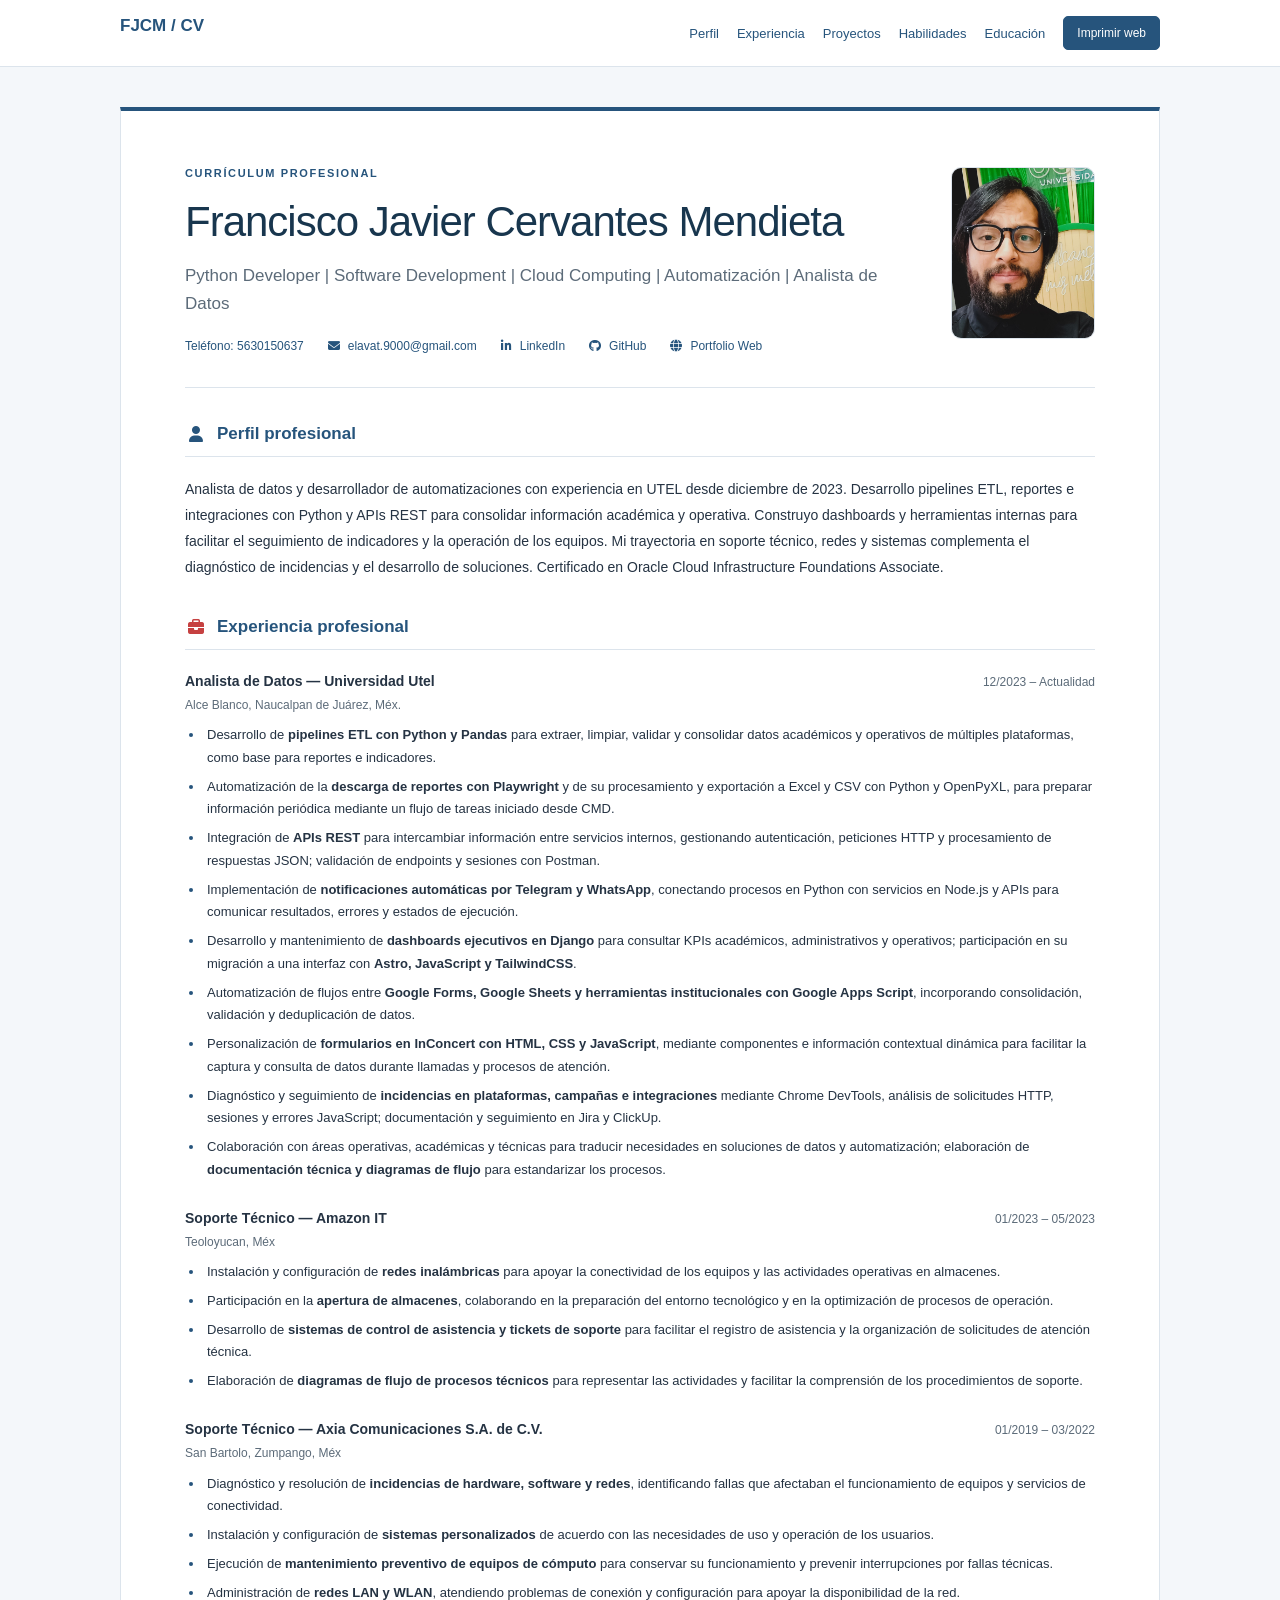
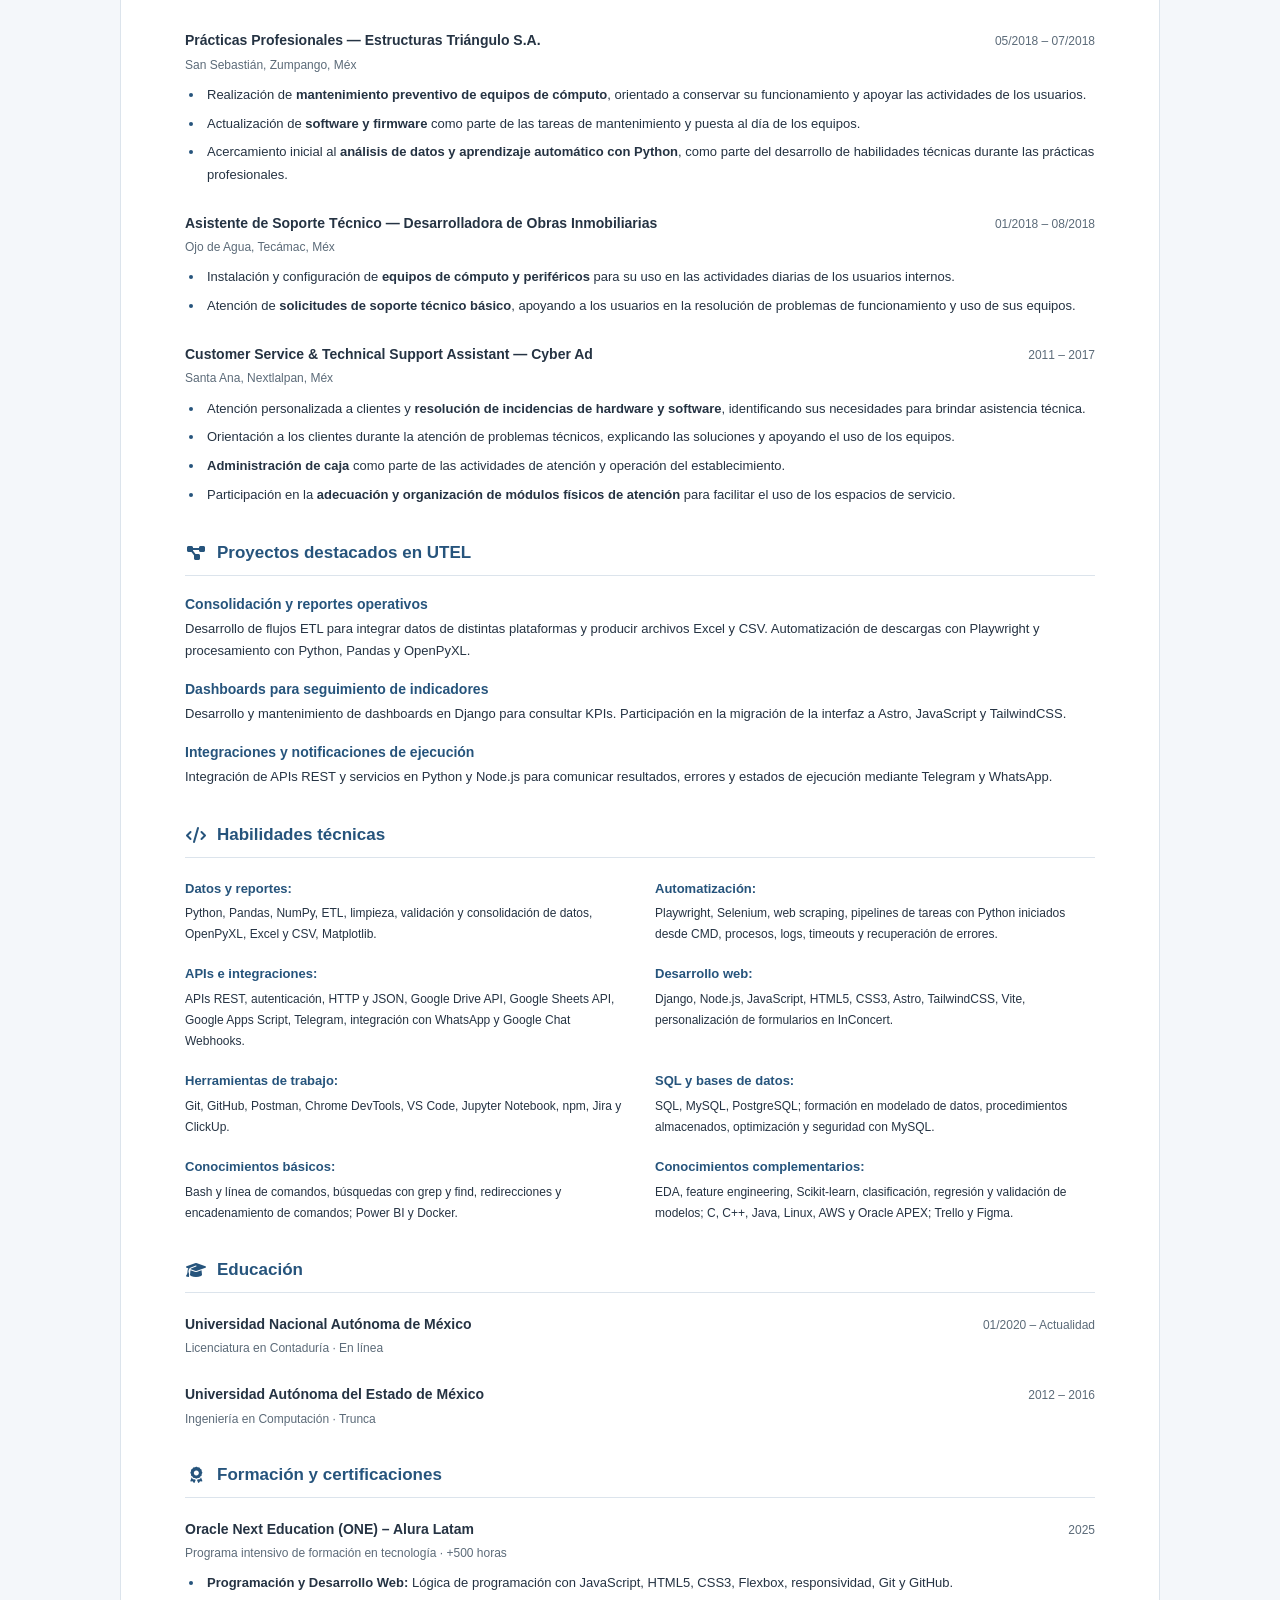
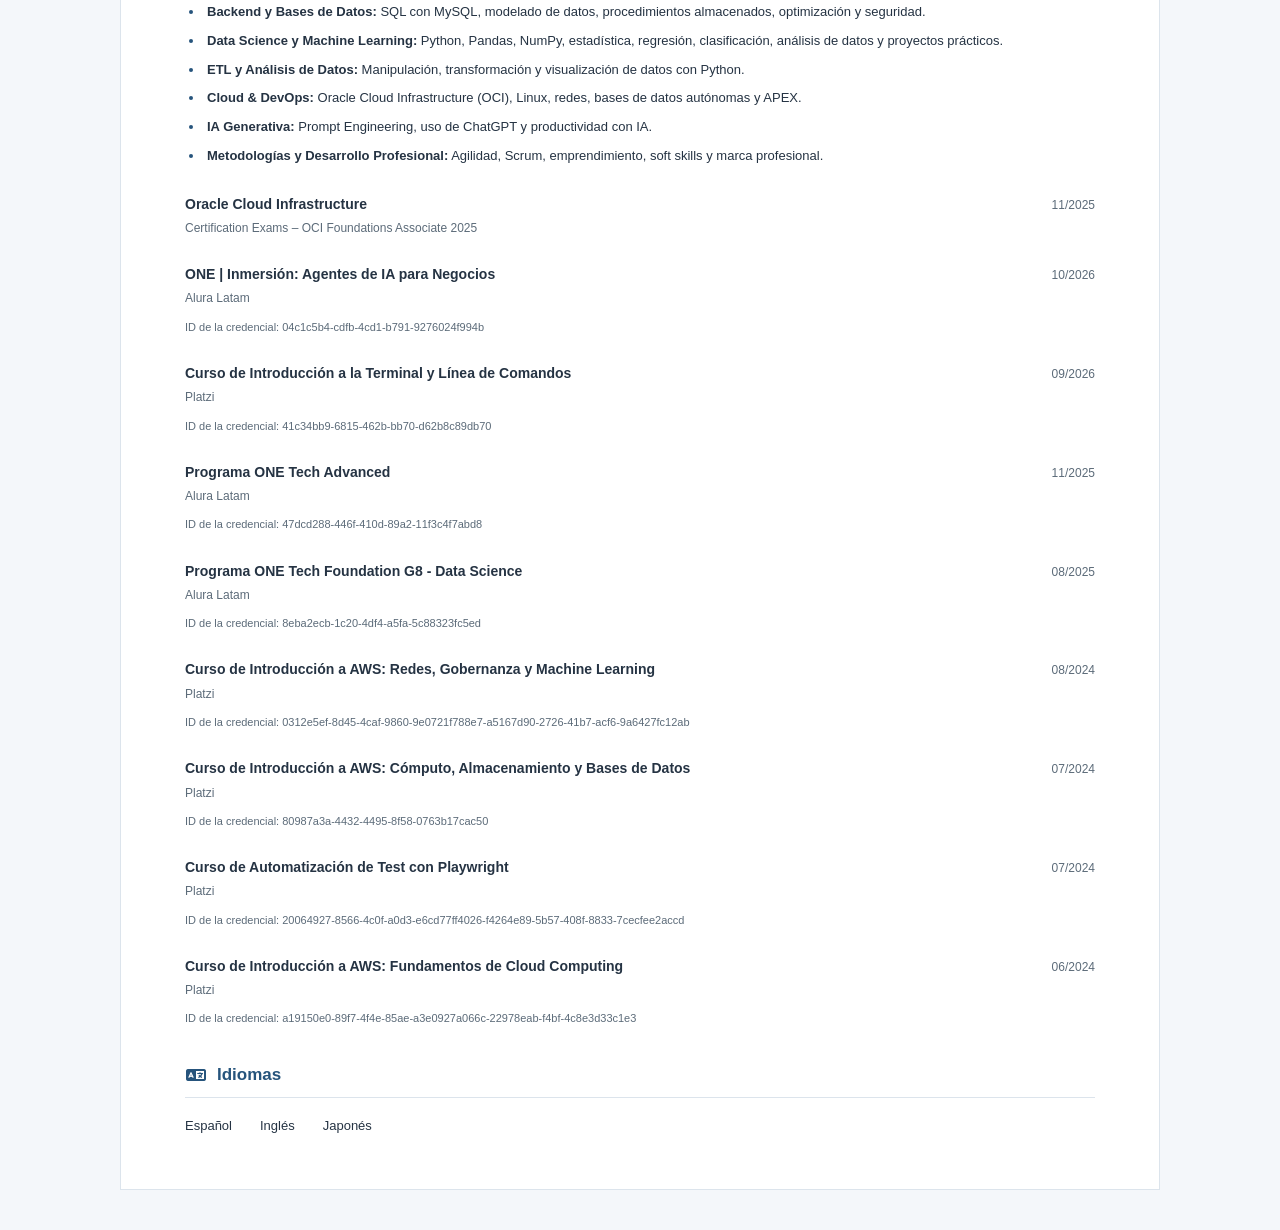
<file: index.html>
<!DOCTYPE html>
<html lang="es">
<head>
  <meta charset="UTF-8" />
  <title>Francisco Javier Cervantes Mendieta | Python Developer y Analista de Datos</title>
  <meta name="viewport" content="width=device-width, initial-scale=1.0" />
  <link rel="stylesheet"  href="https://cdnjs.cloudflare.com/ajax/libs/font-awesome/6.5.1/css/all.min.css"/>
  <link rel="stylesheet" href="style.css">

</head>

<body>
  <nav class="site-nav" aria-label="Secciones del CV">
    <a class="nav-brand" href="#inicio">FJCM / CV</a>
    <div class="nav-links">
      <a href="#perfil">Perfil</a><a href="#experiencia">Experiencia</a><a href="#proyectos">Proyectos</a><a href="#habilidades">Habilidades</a><a href="#educacion">Educación</a>
      <button type="button" id="print-cv">Imprimir web</button>
    </div>
  </nav>
  <main class="cv">

    <div class="cv-heading" id="inicio"><div class="portrait-frame"><img class="cv-photo" src="assets/foto-perfil.jpg" alt="Foto de Francisco Javier Cervantes Mendieta" width="144" height="172"></div><p class="eyebrow">Currículum profesional</p>
      <h1>Francisco Javier Cervantes Mendieta</h1>
      <h2>Python Developer | Software Development | Cloud Computing | Automatización | Analista de Datos</h2>
      <p class="contact">
        <span class="contact-item" data-phone>Teléfono: 5630150637</span>
        <span class="contact-item">
          <span class="icon-circle">
            <i class="fa-solid fa-envelope"></i>
          </span>
          <a href="mailto:elavat.9000@gmail.com">elavat.9000@gmail.com</a>
        </span>

        <span class="contact-item">
          <span class="icon-circle">
            <i class="fa-brands fa-linkedin-in"></i>
          </span>
          <a href="https://www.linkedin.com/in/francisco-javier-cervantes-mendieta-327575213/">LinkedIn</a>
        </span>

        <span class="contact-item">
          <span class="icon-circle">
            <i class="fa-brands fa-github"></i>
          </span>
          <a href="https://github.com/Elavat9000">GitHub</a>
        </span>

        <span class="contact-item">
          <span class="icon-circle">
            <i class="fa-solid fa-globe"></i>
          </span>
          <a href="https://portal-web-sandy.vercel.app/">Portfolio Web</a>
        </span>
      </p>
    </div>

    <section id="perfil"><h3><i class="fa-solid fa-user" aria-hidden="true"></i> Perfil profesional</h3>
      <p>
        Analista de datos y desarrollador de automatizaciones con experiencia en UTEL desde diciembre de 2023.
        Desarrollo pipelines ETL, reportes e integraciones con Python y APIs REST para consolidar información
        académica y operativa. Construyo dashboards y herramientas internas para facilitar el seguimiento de indicadores
        y la operación de los equipos. Mi trayectoria en soporte técnico, redes y sistemas complementa el diagnóstico
        de incidencias y el desarrollo de soluciones. Certificado en Oracle Cloud Infrastructure Foundations Associate.
      </p>
    </section>



    <section id="experiencia"><h3><i class="fa-solid fa-briefcase" aria-hidden="true"></i> Experiencia profesional</h3>

      <!-- Universidad Utel -->
      <div class="job">
        <div class="job-header">
          <span>Analista de Datos — Universidad Utel</span>
          <span>12/2023 – Actualidad</span>
        </div>
      <div class="job-sub">Alce Blanco, Naucalpan de Juárez, Méx.</div>

        <ul>
          <li>Desarrollo de <strong>pipelines ETL con Python y Pandas</strong> para extraer, limpiar, validar y consolidar datos académicos y operativos de múltiples plataformas, como base para reportes e indicadores.</li>
          <li>Automatización de la <strong>descarga de reportes con Playwright</strong> y de su procesamiento y exportación a Excel y CSV con Python y OpenPyXL, para preparar información periódica mediante un flujo de tareas iniciado desde CMD.</li>
          <li>Integración de <strong>APIs REST</strong> para intercambiar información entre servicios internos, gestionando autenticación, peticiones HTTP y procesamiento de respuestas JSON; validación de endpoints y sesiones con Postman.</li>
          <li>Implementación de <strong>notificaciones automáticas por Telegram y WhatsApp</strong>, conectando procesos en Python con servicios en Node.js y APIs para comunicar resultados, errores y estados de ejecución.</li>
          <li>Desarrollo y mantenimiento de <strong>dashboards ejecutivos en Django</strong> para consultar KPIs académicos, administrativos y operativos; participación en su migración a una interfaz con <strong>Astro, JavaScript y TailwindCSS</strong>.</li>
          <li>Automatización de flujos entre <strong>Google Forms, Google Sheets y herramientas institucionales con Google Apps Script</strong>, incorporando consolidación, validación y deduplicación de datos.</li>
          <li>Personalización de <strong>formularios en InConcert con HTML, CSS y JavaScript</strong>, mediante componentes e información contextual dinámica para facilitar la captura y consulta de datos durante llamadas y procesos de atención.</li>
          <li>Diagnóstico y seguimiento de <strong>incidencias en plataformas, campañas e integraciones</strong> mediante Chrome DevTools, análisis de solicitudes HTTP, sesiones y errores JavaScript; documentación y seguimiento en Jira y ClickUp.</li>
          <li>Colaboración con áreas operativas, académicas y técnicas para traducir necesidades en soluciones de datos y automatización; elaboración de <strong>documentación técnica y diagramas de flujo</strong> para estandarizar los procesos.</li>
        </ul>
    </div>

      <!-- Amazon IT -->
      <div class="job">
        <div class="job-header">
          <span>Soporte Técnico — Amazon IT</span>
          <span>01/2023 – 05/2023</span>
        </div>
        <div class="job-sub">Teoloyucan, Méx</div>
        <ul>
          <li>Instalación y configuración de <strong>redes inalámbricas</strong> para apoyar la conectividad de los equipos y las actividades operativas en almacenes.</li>
          <li>Participación en la <strong>apertura de almacenes</strong>, colaborando en la preparación del entorno tecnológico y en la optimización de procesos de operación.</li>
          <li>Desarrollo de <strong>sistemas de control de asistencia y tickets de soporte</strong> para facilitar el registro de asistencia y la organización de solicitudes de atención técnica.</li>
          <li>Elaboración de <strong>diagramas de flujo de procesos técnicos</strong> para representar las actividades y facilitar la comprensión de los procedimientos de soporte.</li>
        </ul>
      </div>

      <!-- Axia -->
      <div class="job">
        <div class="job-header">
          <span>Soporte Técnico — Axia Comunicaciones S.A. de C.V.</span>
          <span>01/2019 – 03/2022</span>
        </div>
        <div class="job-sub">San Bartolo, Zumpango, Méx</div>
        <ul>
          <li>Diagnóstico y resolución de <strong>incidencias de hardware, software y redes</strong>, identificando fallas que afectaban el funcionamiento de equipos y servicios de conectividad.</li>
          <li>Instalación y configuración de <strong>sistemas personalizados</strong> de acuerdo con las necesidades de uso y operación de los usuarios.</li>
          <li>Ejecución de <strong>mantenimiento preventivo de equipos de cómputo</strong> para conservar su funcionamiento y prevenir interrupciones por fallas técnicas.</li>
          <li>Administración de <strong>redes LAN y WLAN</strong>, atendiendo problemas de conexión y configuración para apoyar la disponibilidad de la red.</li>
        </ul>
      </div>

      <!-- Prácticas -->
      <div class="job">
        <div class="job-header">
          <span>Prácticas Profesionales — Estructuras Triángulo S.A.</span>
          <span>05/2018 – 07/2018</span>
        </div>
        <div class="job-sub">San Sebastián, Zumpango, Méx</div>
        <ul>
          <li>Realización de <strong>mantenimiento preventivo de equipos de cómputo</strong>, orientado a conservar su funcionamiento y apoyar las actividades de los usuarios.</li>
          <li>Actualización de <strong>software y firmware</strong> como parte de las tareas de mantenimiento y puesta al día de los equipos.</li>
          <li>Acercamiento inicial al <strong>análisis de datos y aprendizaje automático con Python</strong>, como parte del desarrollo de habilidades técnicas durante las prácticas profesionales.</li>
        </ul>
      </div>

      <!-- Desarrolladora -->
      <div class="job">
        <div class="job-header">
          <span>Asistente de Soporte Técnico — Desarrolladora de Obras Inmobiliarias</span>
          <span>01/2018 – 08/2018</span>
        </div>
        <div class="job-sub">Ojo de Agua, Tecámac, Méx</div>
        <ul>
          <li>Instalación y configuración de <strong>equipos de cómputo y periféricos</strong> para su uso en las actividades diarias de los usuarios internos.</li>
          <li>Atención de <strong>solicitudes de soporte técnico básico</strong>, apoyando a los usuarios en la resolución de problemas de funcionamiento y uso de sus equipos.</li>
        </ul>
      </div>

      <!-- Cyber Ad -->
      <div class="job">
        <div class="job-header">
          <span>Customer Service & Technical Support Assistant — Cyber Ad</span>
          <span>2011 – 2017</span>
        </div>
        <div class="job-sub">Santa Ana, Nextlalpan, Méx</div>
        <ul>
          <li>Atención personalizada a clientes y <strong>resolución de incidencias de hardware y software</strong>, identificando sus necesidades para brindar asistencia técnica.</li>
          <li>Orientación a los clientes durante la atención de problemas técnicos, explicando las soluciones y apoyando el uso de los equipos.</li>
          <li><strong>Administración de caja</strong> como parte de las actividades de atención y operación del establecimiento.</li>
          <li>Participación en la <strong>adecuación y organización de módulos físicos de atención</strong> para facilitar el uso de los espacios de servicio.</li>
        </ul>
      </div>
    </section>

        <section id="proyectos">
      <h3><i class="fa-solid fa-diagram-project" aria-hidden="true"></i> Proyectos destacados en UTEL</h3>
      <div class="project"><h4>Consolidación y reportes operativos</h4><p>Desarrollo de flujos ETL para integrar datos de distintas plataformas y producir archivos Excel y CSV. Automatización de descargas con Playwright y procesamiento con Python, Pandas y OpenPyXL.</p></div>
      <div class="project"><h4>Dashboards para seguimiento de indicadores</h4><p>Desarrollo y mantenimiento de dashboards en Django para consultar KPIs. Participación en la migración de la interfaz a Astro, JavaScript y TailwindCSS.</p></div>
      <div class="project"><h4>Integraciones y notificaciones de ejecución</h4><p>Integración de APIs REST y servicios en Python y Node.js para comunicar resultados, errores y estados de ejecución mediante Telegram y WhatsApp.</p></div>
    </section>

    <section class="skills" id="habilidades">
      <h3><i class="fa-solid fa-code" aria-hidden="true"></i> Habilidades técnicas</h3>
      <div class="skills-grid">
        <p><strong>Datos y reportes:</strong> Python, Pandas, NumPy, ETL, limpieza, validación y consolidación de datos, OpenPyXL, Excel y CSV, Matplotlib.</p>
        <p><strong>Automatización:</strong> Playwright, Selenium, web scraping, pipelines de tareas con Python iniciados desde CMD, procesos, logs, timeouts y recuperación de errores.</p>
        <p><strong>APIs e integraciones:</strong> APIs REST, autenticación, HTTP y JSON, Google Drive API, Google Sheets API, Google Apps Script, Telegram, integración con WhatsApp y Google Chat Webhooks.</p>
        <p><strong>Desarrollo web:</strong> Django, Node.js, JavaScript, HTML5, CSS3, Astro, TailwindCSS, Vite, personalización de formularios en InConcert.</p>
        <p><strong>Herramientas de trabajo:</strong> Git, GitHub, Postman, Chrome DevTools, VS Code, Jupyter Notebook, npm, Jira y ClickUp.</p>
        <p><strong>SQL y bases de datos:</strong> SQL, MySQL, PostgreSQL; formación en modelado de datos, procedimientos almacenados, optimización y seguridad con MySQL.</p>
        <p><strong>Conocimientos básicos:</strong> Bash y línea de comandos, búsquedas con grep y find, redirecciones y encadenamiento de comandos; Power BI y Docker.</p>
        <p><strong>Conocimientos complementarios:</strong> EDA, feature engineering, Scikit-learn, clasificación, regresión y validación de modelos; C, C++, Java, Linux, AWS y Oracle APEX; Trello y Figma.</p>
      </div>
    </section>

    <section id="educacion"><h3><i class="fa-solid fa-graduation-cap" aria-hidden="true"></i> Educación</h3>

      <div class="job">
        <div class="job-header">
          <span>Universidad Nacional Autónoma de México</span>
          <span>01/2020 – Actualidad</span>
        </div>
        <div class="job-sub">Licenciatura en Contaduría · En línea</div>
      </div>

      <div class="job">
        <div class="job-header">
          <span>Universidad Autónoma del Estado de México</span>
          <span>2012 – 2016</span>
        </div>
        <div class="job-sub">Ingeniería en Computación · Trunca</div>
      </div>
    </section>

    <section>
      <h3><i class="fa-solid fa-award" aria-hidden="true"></i> Formación y certificaciones</h3>

      <div class="job">
        <div class="job-header">
          <span>Oracle Next Education (ONE) – Alura Latam</span>
          <span>2025</span>
        </div>

        <div class="job-sub">
          Programa intensivo de formación en tecnología · +500 horas
        </div>

        <ul>
          <li>
            <strong>Programación y Desarrollo Web:</strong>
            Lógica de programación con JavaScript, HTML5, CSS3, Flexbox,
            responsividad, Git y GitHub.
          </li>

          <li>
            <strong>Backend y Bases de Datos:</strong>
            SQL con MySQL, modelado de datos, procedimientos almacenados,
            optimización y seguridad.
          </li>

          <li>
            <strong>Data Science y Machine Learning:</strong>
            Python, Pandas, NumPy, estadística, regresión, clasificación,
            análisis de datos y proyectos prácticos.
          </li>

          <li>
            <strong>ETL y Análisis de Datos:</strong>
            Manipulación, transformación y visualización de datos con Python.
          </li>

          <li>
            <strong>Cloud & DevOps:</strong>
            Oracle Cloud Infrastructure (OCI), Linux, redes,
            bases de datos autónomas y APEX.
          </li>

          <li>
            <strong>IA Generativa:</strong>
            Prompt Engineering, uso de ChatGPT y productividad con IA.
          </li>

          <li>
            <strong>Metodologías y Desarrollo Profesional:</strong>
            Agilidad, Scrum, emprendimiento, soft skills y marca profesional.
          </li>
        </ul>
      </div>

      <div class="job">
        <div class="job-header">
          <span>Oracle Cloud Infrastructure</span>
          <span>11/2025</span>
        </div>
        <div class="job-sub">
          Certification Exams – OCI Foundations Associate 2025
        </div>
      </div>
          <div class="job certification"><div class="job-header"><span>ONE | Inmersi&#243;n: Agentes de IA para Negocios</span><span>10/2026</span></div><div class="job-sub">Alura Latam</div><p class="credential-id">ID de la credencial: 04c1c5b4-cdfb-4cd1-b791-9276024f994b</p></div>
      <div class="job certification"><div class="job-header"><span>Curso de Introducci&#243;n a la Terminal y L&#237;nea de Comandos</span><span>09/2026</span></div><div class="job-sub">Platzi</div><p class="credential-id">ID de la credencial: 41c34bb9-6815-462b-bb70-d62b8c89db70</p></div>
      <div class="job certification"><div class="job-header"><span>Programa ONE Tech Advanced</span><span>11/2025</span></div><div class="job-sub">Alura Latam</div><p class="credential-id">ID de la credencial: 47dcd288-446f-410d-89a2-11f3c4f7abd8</p></div>
      <div class="job certification"><div class="job-header"><span>Programa ONE Tech Foundation G8 - Data Science</span><span>08/2025</span></div><div class="job-sub">Alura Latam</div><p class="credential-id">ID de la credencial: 8eba2ecb-1c20-4df4-a5fa-5c88323fc5ed</p></div>
      <div class="job certification"><div class="job-header"><span>Curso de Introducci&#243;n a AWS: Redes, Gobernanza y Machine Learning</span><span>08/2024</span></div><div class="job-sub">Platzi</div><p class="credential-id">ID de la credencial: 0312e5ef-8d45-4caf-9860-9e0721f788e7-a5167d90-2726-41b7-acf6-9a6427fc12ab</p></div>
      <div class="job certification"><div class="job-header"><span>Curso de Introducci&#243;n a AWS: C&#243;mputo, Almacenamiento y Bases de Datos</span><span>07/2024</span></div><div class="job-sub">Platzi</div><p class="credential-id">ID de la credencial: 80987a3a-4432-4495-8f58-0763b17cac50</p></div>
      <div class="job certification"><div class="job-header"><span>Curso de Automatizaci&#243;n de Test con Playwright</span><span>07/2024</span></div><div class="job-sub">Platzi</div><p class="credential-id">ID de la credencial: 20064927-8566-4c0f-a0d3-e6cd77ff4026-f4264e89-5b57-408f-8833-7cecfee2accd</p></div>
      <div class="job certification"><div class="job-header"><span>Curso de Introducci&#243;n a AWS: Fundamentos de Cloud Computing</span><span>06/2024</span></div><div class="job-sub">Platzi</div><p class="credential-id">ID de la credencial: a19150e0-89f7-4f4e-85ae-a3e0927a066c-22978eab-f4bf-4c8e3d33c1e3</p></div>
    </section>

    <section>
      <h3><i class="fa-solid fa-language" aria-hidden="true"></i> Idiomas</h3>
      <div class="languages">
        <span>Español</span>
        <span>Inglés</span>
        <span>Japonés</span>
      </div>
    </section>

  </main>
  <script src="script.js"></script>
</body>
</html>
</file>
<file: style.css>
:root { --text: #253343; --muted: #5c6b79; --accent: #26547c; --coral: #c64141; --line: #dce4ec; }
* { box-sizing: border-box; }
html { scroll-behavior: smooth; scroll-padding-top: 100px; }
body { margin: 0; color: var(--text); background: #f4f7fa; font-family: -apple-system, BlinkMacSystemFont, "Segoe UI", Roboto, "Helvetica Neue", Arial, sans-serif; }
a { color: var(--accent); text-underline-offset: 4px; }
a:focus-visible, button:focus-visible { outline: 3px solid var(--coral); outline-offset: 5px; }
.site-nav { position: sticky; top: 0; z-index: 2; display: flex; align-items: center; justify-content: space-between; gap: 24px; padding: 16px max(24px, calc((100vw - 1040px) / 2)); background: white; border-bottom: 1px solid var(--line); }
.nav-brand { font-size: 17px; font-weight: 700; text-decoration: none; white-space: nowrap; }
.nav-links { display: flex; align-items: center; gap: 22px; }
.nav-links a { font-size: 13px; text-decoration: none; }
.nav-links a:hover { text-decoration: underline; }
button { border: 1px solid var(--accent); border-radius: 5px; padding: 9px 13px; background: var(--accent); color: white; font: inherit; font-size: 12px; cursor: pointer; }
button:hover { background: #193e5e; }
.cv { max-width: 1040px; margin: 40px auto; padding: 56px 64px; background: white; border: 1px solid var(--line); border-top: 4px solid var(--accent); }
.cv-heading { padding-bottom: 30px; border-bottom: 1px solid var(--line); }
.eyebrow { margin: 0 0 18px; color: var(--accent); font-size: 11px; font-weight: 700; letter-spacing: .15em; text-transform: uppercase; }
h1 { max-width: 800px; margin: 0; color: #18364e; font-size: clamp(28px, 4vw, 42px); font-weight: 300; line-height: 1.2; letter-spacing: -1px; }
h2 { margin: 15px 0 22px; font-size: 17px; font-weight: 400; line-height: 1.6; color: var(--muted); }
.contact { display: flex; flex-wrap: wrap; gap: 14px 24px; margin: 0; }
.contact-item { display: inline-flex; gap: 8px; align-items: center; font-size: 12px; overflow-wrap: anywhere; }
.contact-item[data-phone] { color: var(--accent); }
.contact a { text-decoration: none; }
.contact a:hover { text-decoration: underline; }
.icon-circle { color: var(--accent); }
section { margin-top: 36px; }
h3 { display: flex; align-items: center; gap: 10px; margin: 0 0 20px; padding-bottom: 12px; border-bottom: 1px solid var(--line); color: var(--accent); font-size: 17px; font-weight: 700; }
h3 i { width: 22px; text-align: center; font-size: 16px; }
#experiencia h3 i { color: var(--coral); }
section p, section li { font-size: 13px; line-height: 1.75; }
section p { margin: 0; }
#perfil p { font-size: 14px; line-height: 1.85; }
.job { margin-bottom: 25px; }
.job:last-child { margin-bottom: 0; }
.job-header { display: flex; justify-content: space-between; align-items: baseline; gap: 12px 22px; font-size: 14px; line-height: 1.6; font-weight: 700; }
.job-header span:last-child:not(:first-child) { white-space: nowrap; color: var(--muted); font-size: 12px; font-weight: 400; }
.job-sub { color: var(--muted); margin: 4px 0 9px; font-size: 12px; line-height: 1.6; }
ul { margin: 8px 0 0; padding-left: 19px; }
li { padding-left: 3px; margin-bottom: 6px; }
li::marker { color: var(--accent); }
strong { font-weight: 600; }
.skills-grid { display: grid; grid-template-columns: repeat(2, minmax(0, 1fr)); gap: 18px 30px; }
.skills-grid p { font-size: 12px; line-height: 1.75; }
.skills-grid strong { display: block; margin-bottom: 3px; color: var(--accent); font-size: 13px; }
.languages { display: flex; flex-wrap: wrap; gap: 12px 28px; font-size: 13px; }
@media (max-width: 760px) {
  .site-nav { position: static; padding: 16px 20px; align-items: flex-start; flex-direction: column; gap: 14px; }
  .nav-links { gap: 12px 18px; flex-wrap: wrap; }
  .cv { margin: 20px 12px; padding: 30px 24px; }
  .skills-grid { grid-template-columns: 1fr; }
  .job-header { flex-direction: column; gap: 2px; }
  section { margin-top: 30px; }
}
@media (prefers-reduced-motion: reduce) { html { scroll-behavior: auto; } }
@page { size: letter; margin: 16mm; }
@media print {
  html { scroll-padding-top: 0; }
  body { background: white; color: #111; }
  .site-nav { display: none; }
  .cv { max-width: none; margin: 0; padding: 0; border: 0; }
  .cv-heading { padding-bottom: 14px; }
  .eyebrow { margin-bottom: 8px; font-size: 9px; }
  h1 { font-size: 25px; }
  h2 { font-size: 12px; margin: 8px 0 12px; }
  .contact { gap: 8px 16px; }
  .contact-item { font-size: 9px; }
  section { margin-top: 18px; }
  h3 { font-size: 12px; margin-bottom: 12px; padding-bottom: 6px; break-after: avoid; }
  #perfil p, section p, section li { font-size: 10px; line-height: 1.5; }
  .job { margin-bottom: 14px; }
  .job-header { font-size: 11px; break-after: avoid; }
  .job-header span:last-child:not(:first-child), .job-sub { font-size: 9px; }
  .job-sub { break-after: avoid; }
  li { margin-bottom: 3px; break-inside: avoid; }
  .skills-grid { gap: 10px 20px; }
  .skills-grid p { font-size: 9px; break-inside: avoid; }
  .skills-grid strong { font-size: 10px; }
  .languages { font-size: 10px; }
  a { color: inherit; text-decoration: none; }
}
.nav-links { flex-wrap: wrap; justify-content: flex-end; gap: 12px 18px; }
.site-nav { align-items: flex-start; }
.project { margin-bottom: 18px; }
.project h4 { font-size: 14px; margin: 0 0 6px; color: var(--accent); }
@media print { .skills-grid { display: block; } .skills-grid p { margin-bottom: 8px; } .project { break-inside: avoid; } }

/* Encuadre de la foto original, sin modificar el archivo. */
.cv-heading { display: flow-root; }
.portrait-frame { float: right; width: 144px; height: 172px; margin: 0 0 18px 26px; overflow: hidden; border-radius: 10px; border: 1px solid var(--line); }
.cv-photo { display: block; width: 100%; height: 100%; object-fit: cover; object-position: 35% 37%; transform: scale(1.65); transform-origin: 35% 37%; }
@media (max-width: 600px) { .portrait-frame { float: none; margin: 0 0 22px; width: 120px; height: 144px; } }
@media print { .portrait-frame { float: right; width: 88px; height: 106px; margin: 0 0 12px 18px; } }
.credential-id { overflow-wrap: anywhere; color: var(--muted); font-size: 11px; }
</file>
